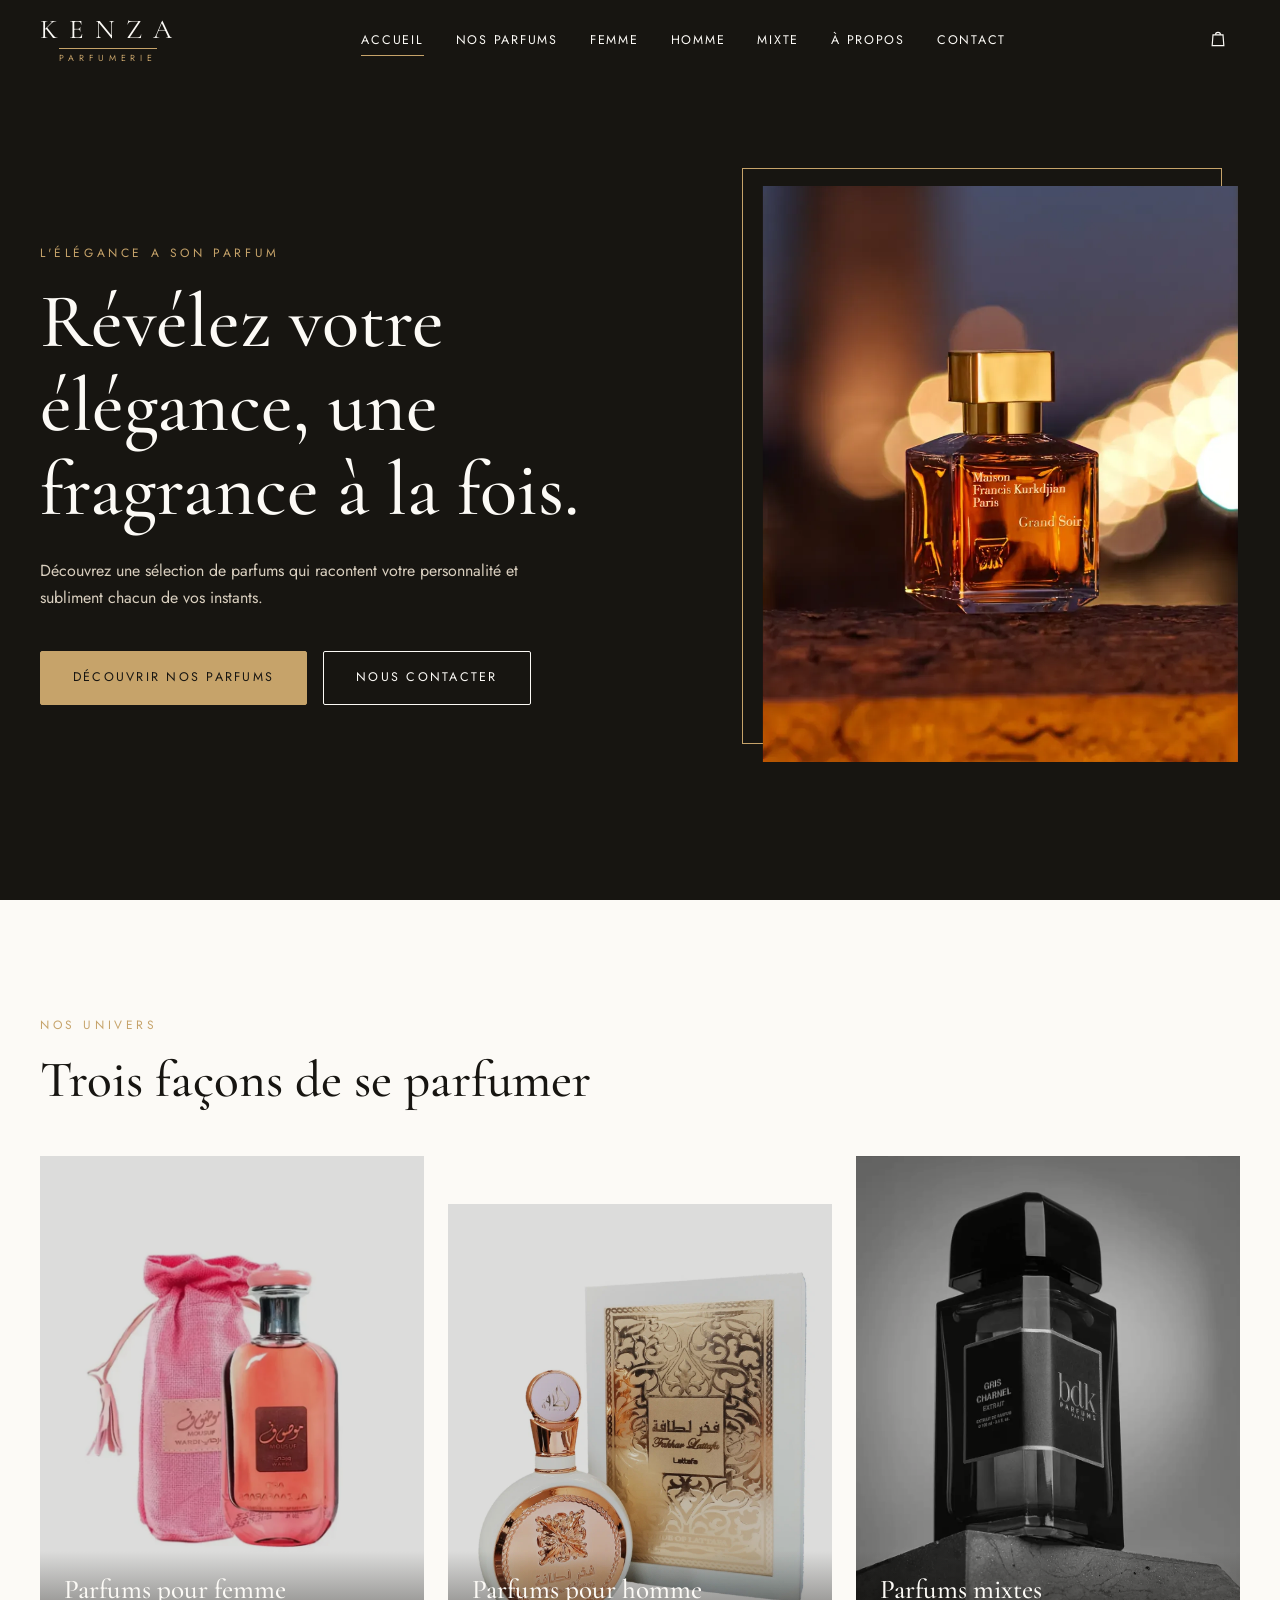
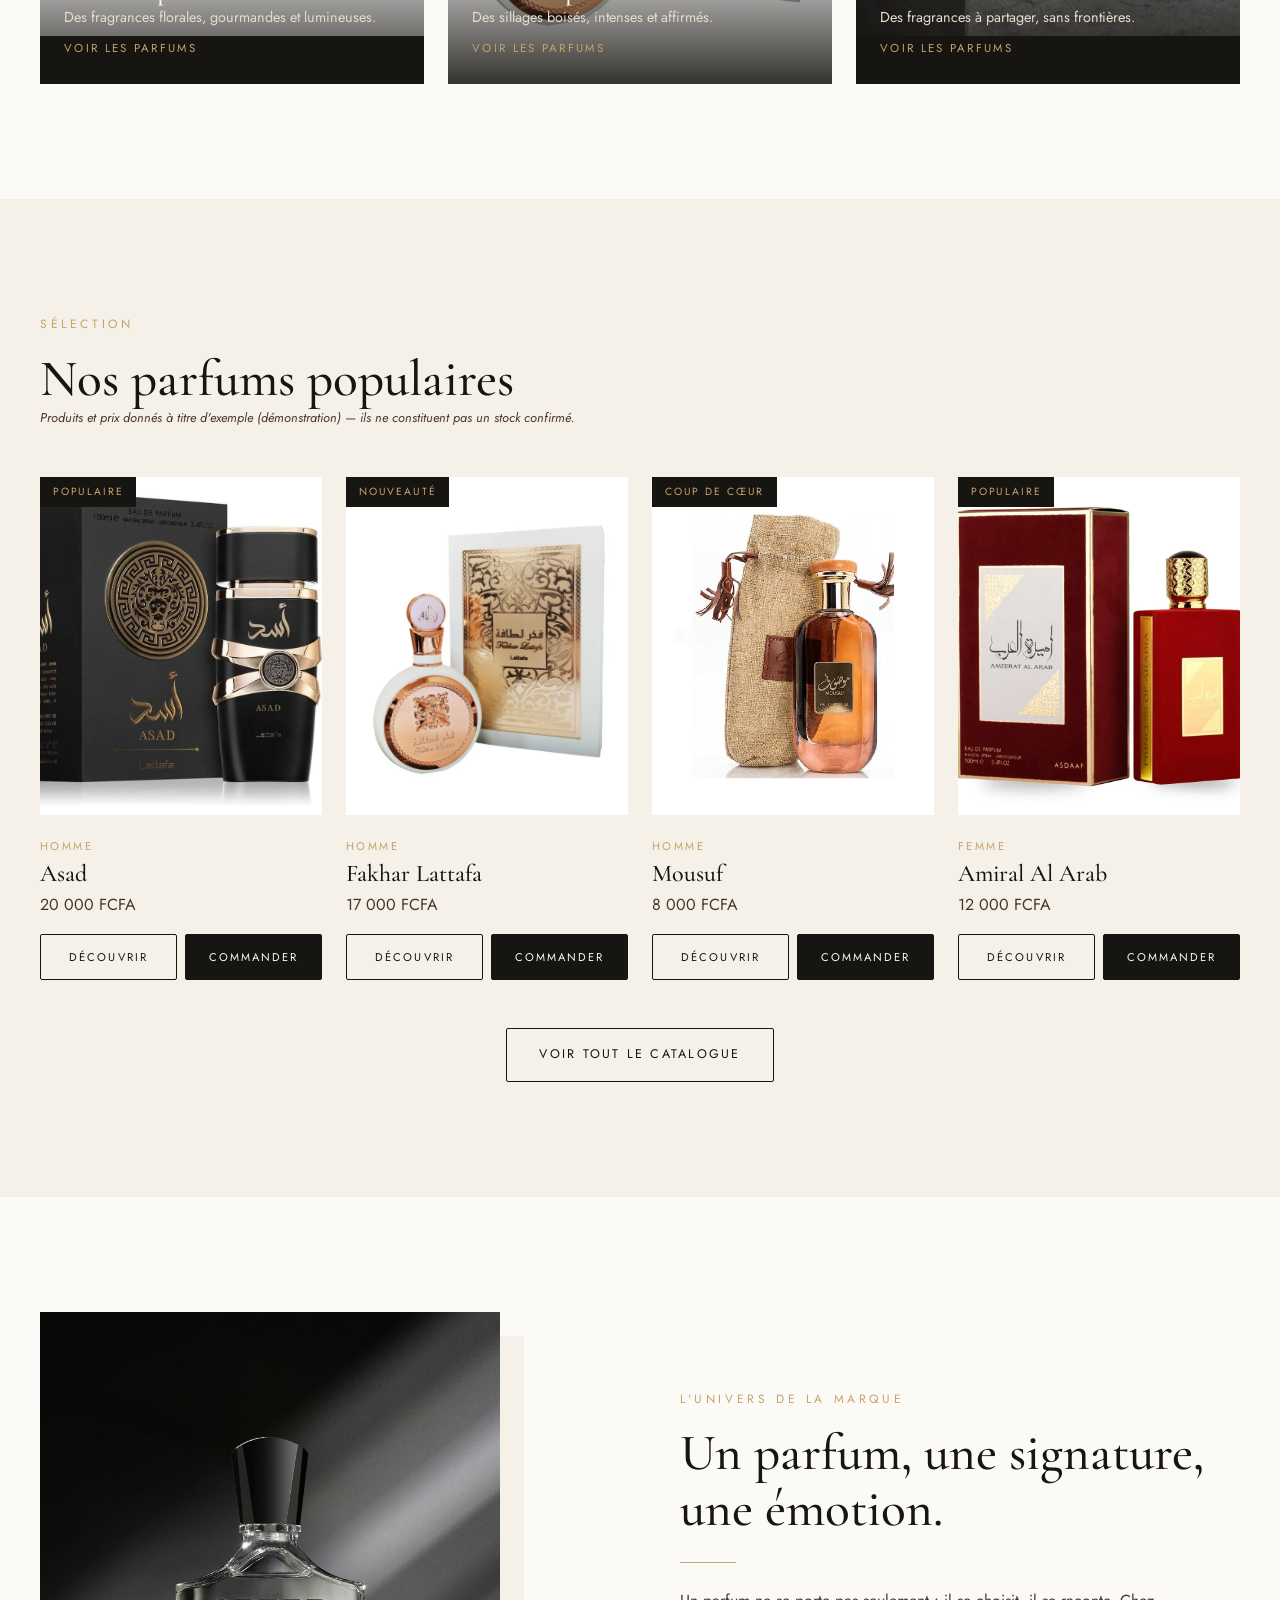
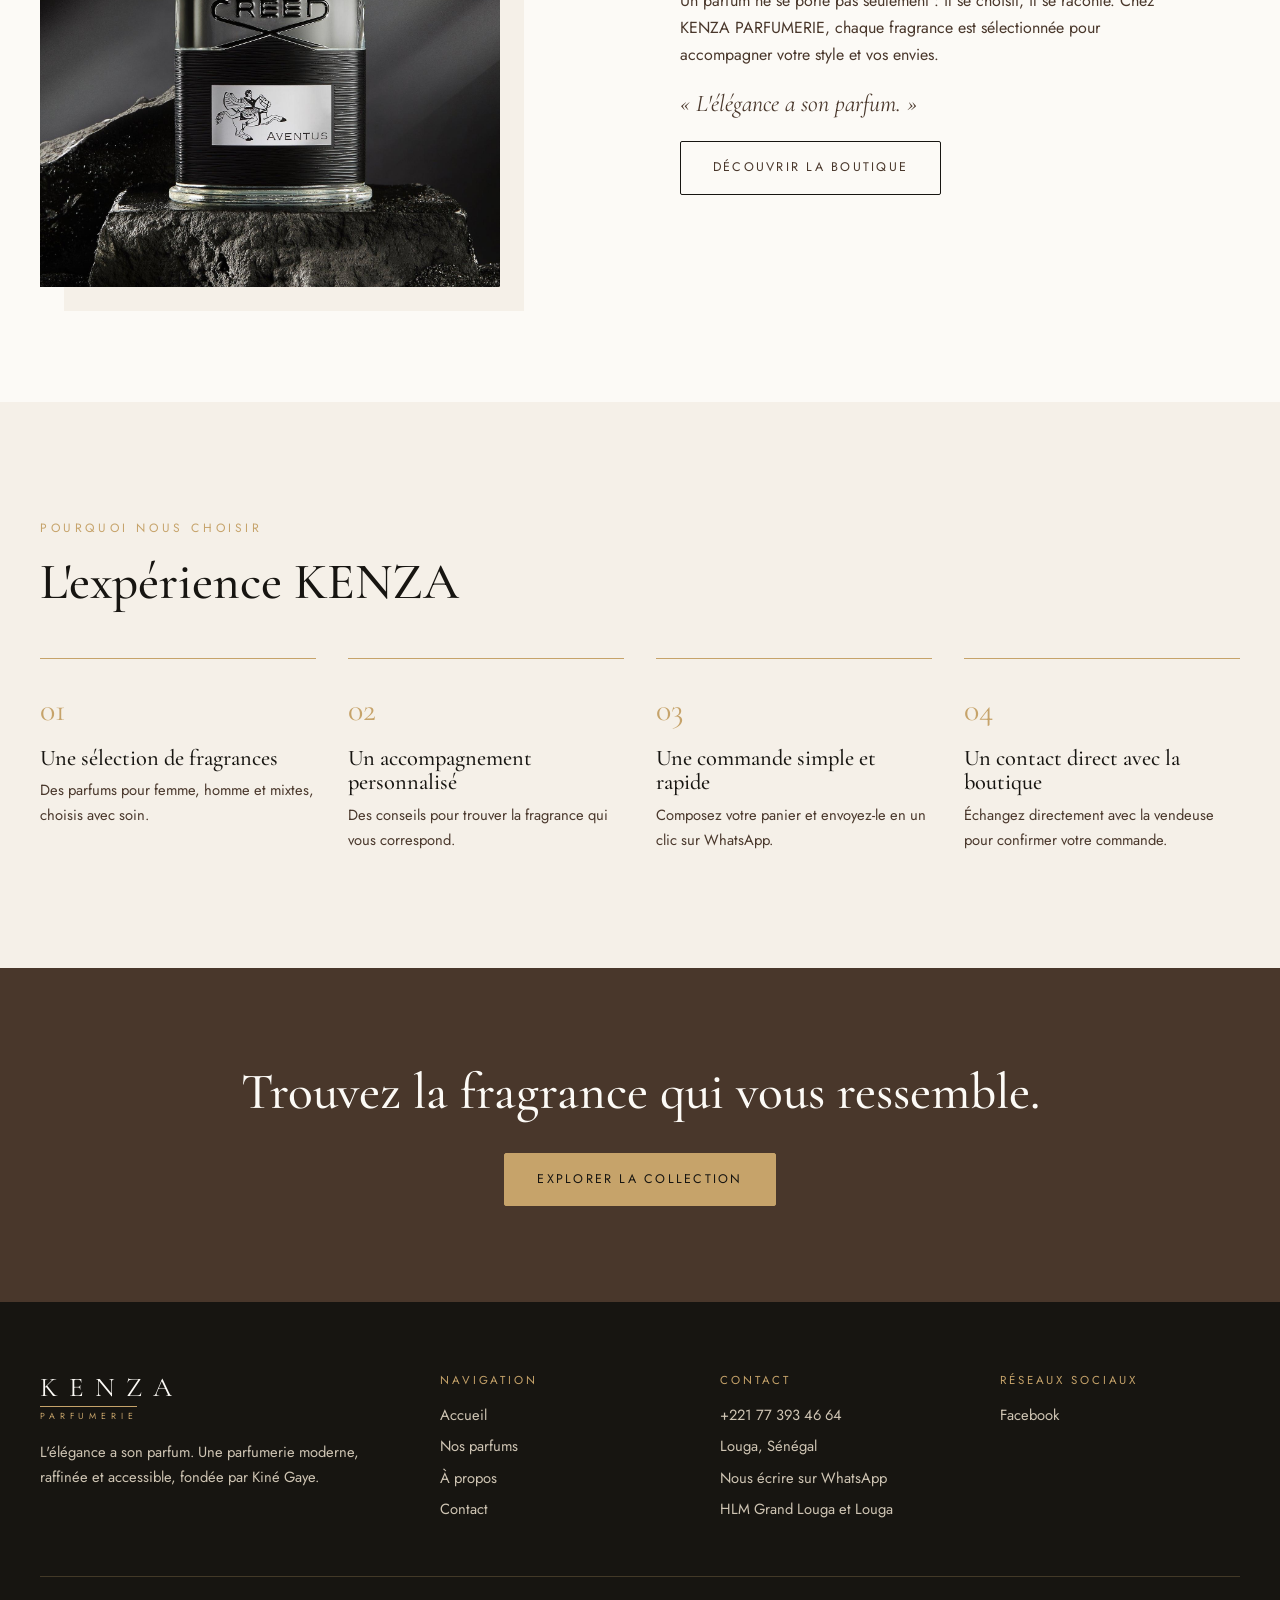
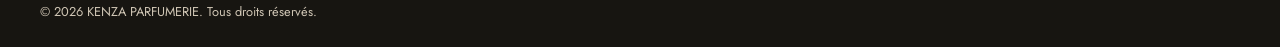
<file: index.html>
﻿<!DOCTYPE html>
<html lang="fr">
<head>
<meta charset="utf-8">
<meta name="viewport" content="width=device-width, initial-scale=1">
<title>KENZA PARFUMERIE | L'élégance a son parfum</title>
<meta name="description" content="KENZA PARFUMERIE, parfumerie moderne et raffinée : parfums pour femme, homme et mixtes. Commandez simplement via WhatsApp.">
<meta property="og:type" content="website">
<meta property="og:locale" content="fr_FR">
<meta property="og:site_name" content="KENZA PARFUMERIE">
<meta property="og:title" content="KENZA PARFUMERIE | L'élégance a son parfum">
<meta property="og:description" content="KENZA PARFUMERIE, parfumerie moderne et raffinée : parfums pour femme, homme et mixtes. Commandez simplement via WhatsApp.">
<meta property="og:image" content="assets/images/hero.svg">
<meta name="theme-color" content="#171511">
<link rel="icon" href="favicon.svg" type="image/svg+xml">
<link rel="preconnect" href="https://fonts.googleapis.com">
<link rel="preconnect" href="https://fonts.gstatic.com" crossorigin>
<link href="https://fonts.googleapis.com/css2?family=Cormorant+Garamond:ital,wght@0,400;0,500;1,400&family=Jost:wght@300;400;500&display=swap" rel="stylesheet">
<link rel="stylesheet" href="css/style.css">
<link rel="stylesheet" href="css/animations.css">
<link rel="stylesheet" href="css/responsive.css">
</head>
<body data-page="accueil" class="dark-top">
<a class="skip" href="#contenu">Aller au contenu</a>
<div id="site-header"></div>
<main id="contenu">
<section class="hero">
  <div class="container hero__grid">
    <div class="hero__txt">
      <span class="eyebrow">L'élégance a son parfum</span>
      <h1 class="h1">Révélez votre élégance, une fragrance à la fois.</h1>
      <p>Découvrez une sélection de parfums qui racontent votre personnalité et subliment chacun de vos instants.</p>
      <div class="hero__btns"><a class="btn btn--gold" href="produits.html">Découvrir nos parfums</a><a class="btn btn--light" href="contact.html">Nous contacter</a></div>
    </div>
    <div class="hero__img"><img src="assets/images/maison francis.webp" alt="Flacon de parfum doré sur fond noir" width="500" height="600"></div>
  </div>
</section>
<section class="section"><div class="container">
  <div class="section__head reveal"><span class="eyebrow">Nos univers</span><h2 class="h2">Trois façons de se parfumer</h2></div>
  <div class="cats">
    <a class="cat reveal" href="produits.html?categorie=femme"><img src="assets/images/Femme/mousuf rose.webp" alt="Parfums pour femme" width="500" height="600" loading="lazy"><div class="cat__body"><h3>Parfums pour femme</h3><p>Des fragrances florales, gourmandes et lumineuses.</p><span>Voir les parfums</span></div></a>
    <a class="cat reveal" href="produits.html?categorie=homme"><img src="assets/images/Homme/fakhar latttafa.webp" alt="Parfums pour homme" width="500" height="600" loading="lazy"><div class="cat__body"><h3>Parfums pour homme</h3><p>Des sillages boisés, intenses et affirmés.</p><span>Voir les parfums</span></div></a>
    <a class="cat reveal" href="produits.html?categorie=mixte"><img src="assets/images/Mixte/bdk.png" alt="Parfums mixtes" width="500" height="600" loading="lazy"><div class="cat__body"><h3>Parfums mixtes</h3><p>Des fragrances à partager, sans frontières.</p><span>Voir les parfums</span></div></a>
  </div>
</div></section>
<section class="section section--creme"><div class="container">
  <div class="section__head reveal"><span class="eyebrow">Sélection</span><h2 class="h2">Nos parfums populaires</h2><p class="note" data-demo>Produits et prix donnés à titre d'exemple (démonstration) — ils ne constituent pas un stock confirmé.</p></div>
  <div class="grid" id="featured"></div>
  <p style="margin-top:3rem;text-align:center"><a class="btn btn--line" href="produits.html">Voir tout le catalogue</a></p>
</div></section>
<section class="section"><div class="container edito">
  <div class="edito__img reveal"><img src="assets/images/Homme/Aventus.jpg" alt="Flacon de parfum sur fond brun" width="500" height="600" loading="lazy"></div>
  <div class="edito__txt reveal"><span class="eyebrow">L'univers de la marque</span><h2 class="h2">Un parfum, une signature, une émotion.</h2><div class="rule"></div>
  <p>Un parfum ne se porte pas seulement : il se choisit, il se raconte. Chez KENZA PARFUMERIE, chaque fragrance est sélectionnée pour accompagner votre style et vos envies.</p>
  <p class="quote">« L'élégance a son parfum. »</p><p><a class="btn btn--line" href="a-propos.html">Découvrir la boutique</a></p></div>
</div></section>
<section class="section section--creme"><div class="container">
  <div class="section__head reveal"><span class="eyebrow">Pourquoi nous choisir</span><h2 class="h2">L'expérience KENZA</h2></div>
  <div class="perks">
    <div class="perk reveal"><b>01</b><h3>Une sélection de fragrances</h3><p>Des parfums pour femme, homme et mixtes, choisis avec soin.</p></div>
    <div class="perk reveal"><b>02</b><h3>Un accompagnement personnalisé</h3><p>Des conseils pour trouver la fragrance qui vous correspond.</p></div>
    <div class="perk reveal"><b>03</b><h3>Une commande simple et rapide</h3><p>Composez votre panier et envoyez-le en un clic sur WhatsApp.</p></div>
    <div class="perk reveal"><b>04</b><h3>Un contact direct avec la boutique</h3><p>Échangez directement avec la vendeuse pour confirmer votre commande.</p></div>
  </div>
</div></section>
<section class="cta"><div class="container reveal"><h2 class="h2">Trouvez la fragrance qui vous ressemble.</h2><a class="btn btn--gold" href="produits.html">Explorer la collection</a></div></section>
</main>
<div id="site-footer"></div>
<script src="js/config.js"></script>
<script src="js/products.js"></script>
<script src="js/cart.js"></script>
<script src="js/main.js"></script>

</body>
</html>
</file>
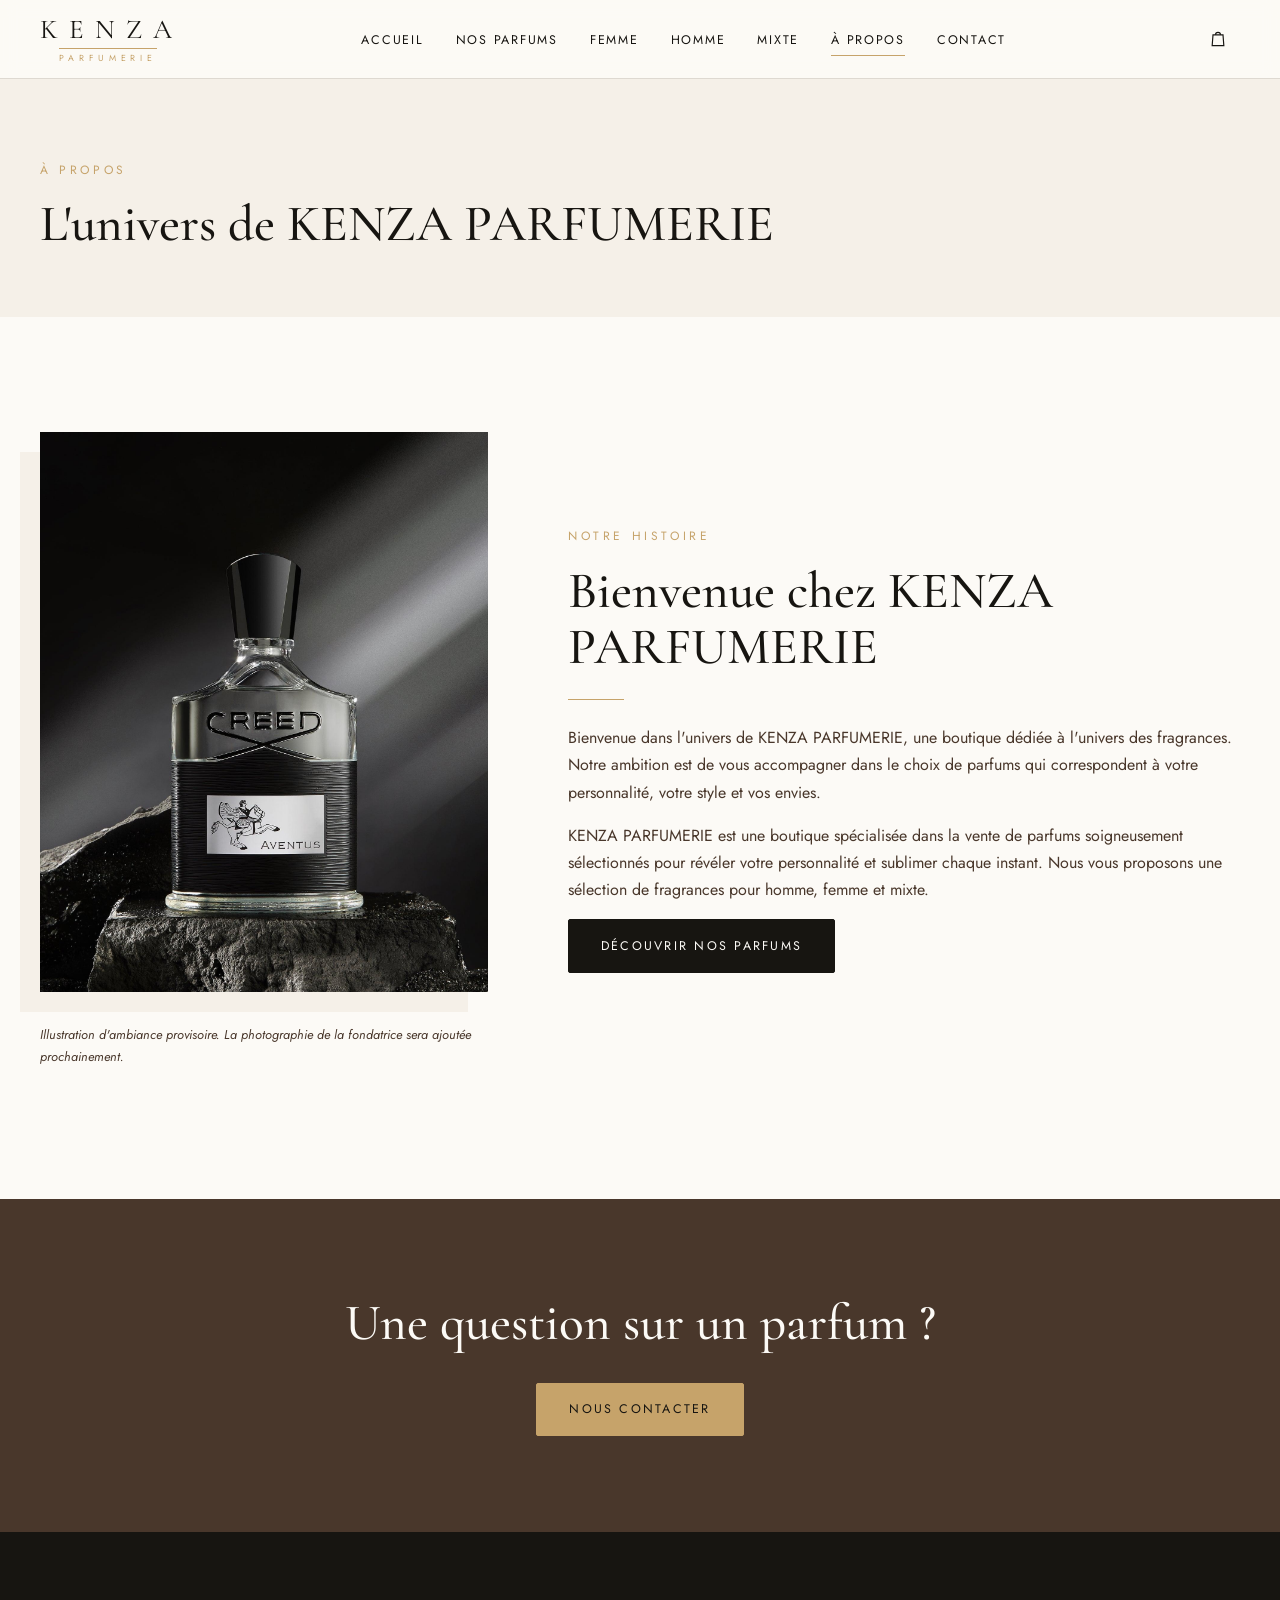
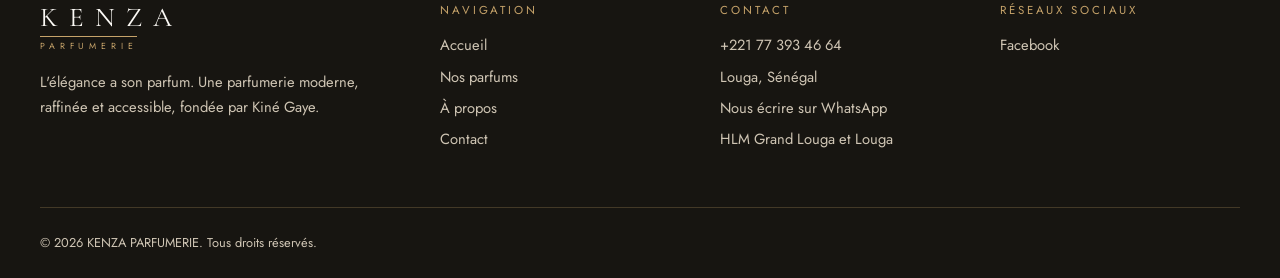
<file: a-propos.html>
﻿<!DOCTYPE html>
<html lang="fr">
<head>
<meta charset="utf-8">
<meta name="viewport" content="width=device-width, initial-scale=1">
<title>À propos | KENZA PARFUMERIE</title>
<meta name="description" content="Découvrez KENZA PARFUMERIE et sa fondatrice Kiné Gaye : une boutique dédiée à l'univers des fragrances.">
<meta property="og:type" content="website">
<meta property="og:locale" content="fr_FR">
<meta property="og:site_name" content="KENZA PARFUMERIE">
<meta property="og:title" content="À propos | KENZA PARFUMERIE">
<meta property="og:description" content="Découvrez KENZA PARFUMERIE et sa fondatrice Kiné Gaye : une boutique dédiée à l'univers des fragrances.">
<meta property="og:image" content="assets/images/hero.svg">
<meta name="theme-color" content="#171511">
<link rel="icon" href="favicon.svg" type="image/svg+xml">
<link rel="preconnect" href="https://fonts.googleapis.com">
<link rel="preconnect" href="https://fonts.gstatic.com" crossorigin>
<link href="https://fonts.googleapis.com/css2?family=Cormorant+Garamond:ital,wght@0,400;0,500;1,400&family=Jost:wght@300;400;500&display=swap" rel="stylesheet">
<link rel="stylesheet" href="css/style.css">
<link rel="stylesheet" href="css/animations.css">
<link rel="stylesheet" href="css/responsive.css">
</head>
<body data-page="apropos" class="solid-header">
<a class="skip" href="#contenu">Aller au contenu</a>
<div id="site-header"></div>
<main id="contenu">
<section class="page-hero"><div class="container"><span class="eyebrow">À propos</span><h1 class="h2">L'univers de KENZA PARFUMERIE</h1></div></section>
<section class="section"><div class="container about">
  <div class="reveal"><img data-config-img src="assets/images/Homme/Aventus.jpg" alt="Illustration d'ambiance parfumerie (photographie de la fondatrice à venir)" width="500" height="600"><p class="note" style="margin-top:2rem">Illustration d'ambiance provisoire. La photographie de la fondatrice sera ajoutée prochainement.</p></div>
  <div class="reveal"><span class="eyebrow">Notre histoire</span><h2 class="h2">Bienvenue chez KENZA PARFUMERIE</h2><div class="rule"></div>
  <p>Bienvenue dans l'univers de KENZA PARFUMERIE, une boutique dédiée à l'univers des fragrances. Notre ambition est de vous accompagner dans le choix de parfums qui correspondent à votre personnalité, votre style et vos envies.</p>
  <p>KENZA PARFUMERIE est une boutique spécialisée dans la vente de parfums soigneusement sélectionnés pour révéler votre
  personnalité et sublimer chaque instant. Nous vous proposons une sélection de fragrances pour homme, femme et mixte.</p>
  <p><a class="btn btn--dark" href="produits.html">Découvrir nos parfums</a></p></div>
</div></section>
<section class="cta"><div class="container reveal"><h2 class="h2">Une question sur un parfum ?</h2><a class="btn btn--gold" href="contact.html">Nous contacter</a></div></section>
</main>
<div id="site-footer"></div>
<script src="js/config.js"></script>
<script src="js/products.js"></script>
<script src="js/cart.js"></script>
<script src="js/main.js"></script>

</body>
</html>
</file>
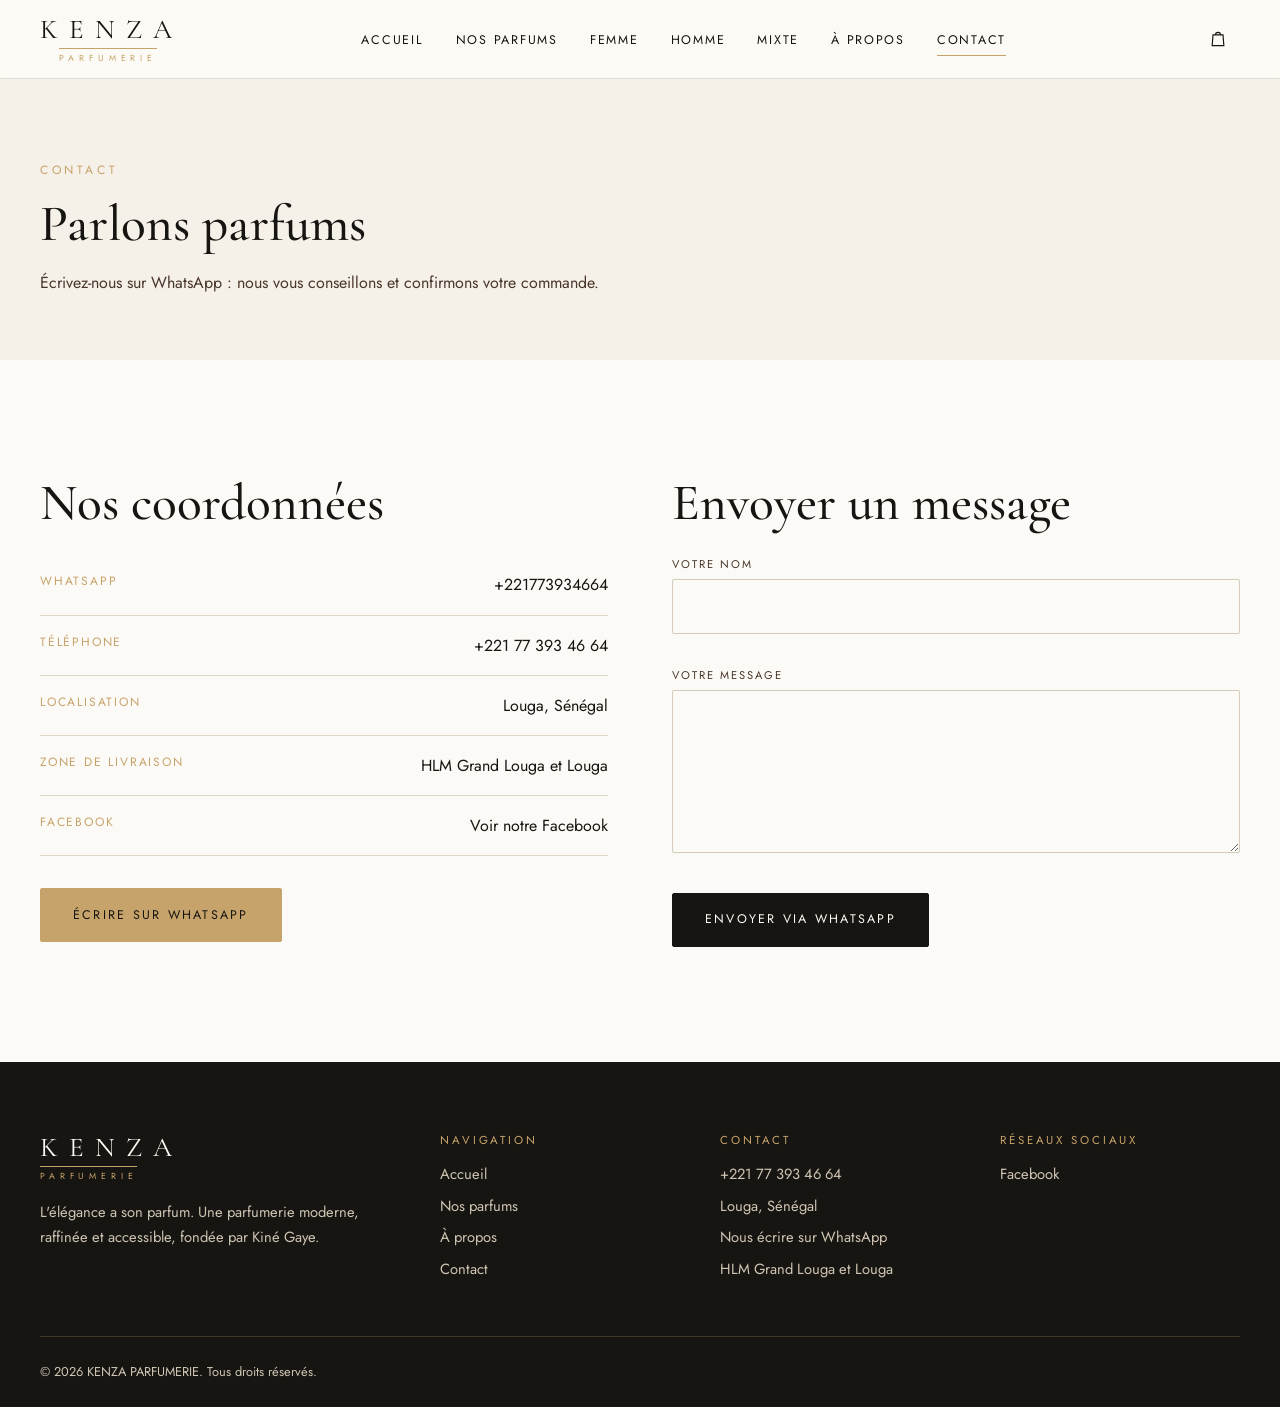
<file: contact.html>
﻿<!DOCTYPE html>
<html lang="fr">
<head>
<meta charset="utf-8">
<meta name="viewport" content="width=device-width, initial-scale=1">
<title>Contact | KENZA PARFUMERIE</title>
<meta name="description" content="Contactez KENZA PARFUMERIE par WhatsApp, téléphone, Instagram ou Facebook.">
<meta property="og:type" content="website">
<meta property="og:locale" content="fr_FR">
<meta property="og:site_name" content="KENZA PARFUMERIE">
<meta property="og:title" content="Contact | KENZA PARFUMERIE">
<meta property="og:description" content="Contactez KENZA PARFUMERIE par WhatsApp, téléphone, Instagram ou Facebook.">
<meta property="og:image" content="assets/images/hero.svg">
<meta name="theme-color" content="#171511">
<link rel="icon" href="favicon.svg" type="image/svg+xml">
<link rel="preconnect" href="https://fonts.googleapis.com">
<link rel="preconnect" href="https://fonts.gstatic.com" crossorigin>
<link href="https://fonts.googleapis.com/css2?family=Cormorant+Garamond:ital,wght@0,400;0,500;1,400&family=Jost:wght@300;400;500&display=swap" rel="stylesheet">
<link rel="stylesheet" href="css/style.css">
<link rel="stylesheet" href="css/animations.css">
<link rel="stylesheet" href="css/responsive.css">
</head>
<body data-page="contact" class="solid-header">
<a class="skip" href="#contenu">Aller au contenu</a>
<div id="site-header"></div>
<main id="contenu">
<section class="page-hero"><div class="container"><span class="eyebrow">Contact</span><h1 class="h2">Parlons parfums</h1><p>Écrivez-nous sur WhatsApp : nous vous conseillons et confirmons votre commande.</p></div></section>
<section class="section"><div class="container contact">
  <div class="reveal"><h2 class="h2">Nos coordonnées</h2><ul class="info" id="info" style="margin:1.5rem 0 2rem"></ul>
  <a class="btn btn--gold" href="#" data-wa>Écrire sur WhatsApp</a></div>
  <form class="form reveal" id="form" novalidate><h2 class="h2" style="margin-bottom:1.5rem">Envoyer un message</h2>
    <div class="field"><label for="nom">Votre nom</label><input id="nom" required><div class="err" id="e1"></div></div>
    <div class="field"><label for="msg">Votre message</label><textarea id="msg" rows="5" required></textarea><div class="err" id="e2"></div></div>
    <button class="btn btn--dark" type="submit">Envoyer via WhatsApp</button></form>
</div></section>
</main>
<div id="site-footer"></div>
<script src="js/config.js"></script>
<script src="js/products.js"></script>
<script src="js/cart.js"></script>
<script src="js/main.js"></script>
<script src="js/contact-page.js"></script>
</body>
</html>
</file>
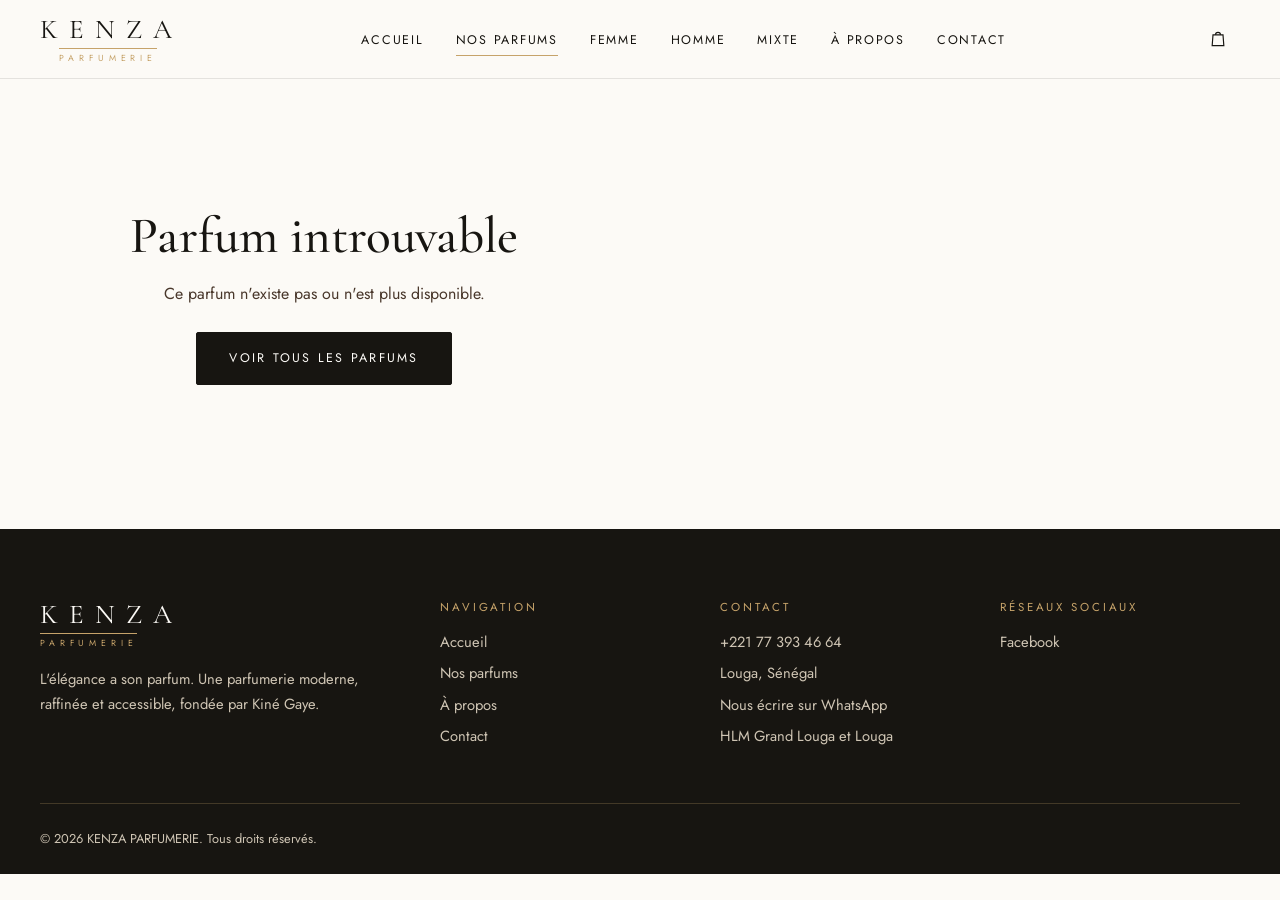
<file: produit.html>
﻿<!DOCTYPE html>
<html lang="fr">
<head>
<meta charset="utf-8">
<meta name="viewport" content="width=device-width, initial-scale=1">
<title>Détail du parfum | KENZA PARFUMERIE</title>
<meta name="description" content="Consultez la fiche d'un parfum KENZA PARFUMERIE : description, prix, disponibilité et commande via WhatsApp.">
<meta property="og:type" content="website">
<meta property="og:locale" content="fr_FR">
<meta property="og:site_name" content="KENZA PARFUMERIE">
<meta property="og:title" content="Détail du parfum | KENZA PARFUMERIE">
<meta property="og:description" content="Consultez la fiche d'un parfum KENZA PARFUMERIE : description, prix, disponibilité et commande via WhatsApp.">
<meta property="og:image" content="assets/images/hero.svg">
<meta name="theme-color" content="#171511">
<link rel="icon" href="favicon.svg" type="image/svg+xml">
<link rel="preconnect" href="https://fonts.googleapis.com">
<link rel="preconnect" href="https://fonts.gstatic.com" crossorigin>
<link href="https://fonts.googleapis.com/css2?family=Cormorant+Garamond:ital,wght@0,400;0,500;1,400&family=Jost:wght@300;400;500&display=swap" rel="stylesheet">
<link rel="stylesheet" href="css/style.css">
<link rel="stylesheet" href="css/animations.css">
<link rel="stylesheet" href="css/responsive.css">
</head>
<body data-page="parfums" class="solid-header">
<a class="skip" href="#contenu">Aller au contenu</a>
<div id="site-header"></div>
<main id="contenu">
<div class="container detail" id="detail"><p>Chargement…</p></div>
</main>
<div id="site-footer"></div>
<script src="js/config.js"></script>
<script src="js/products.js"></script>
<script src="js/cart.js"></script>
<script src="js/main.js"></script>
<script src="js/product-page.js"></script>
</body>
</html>
</file>
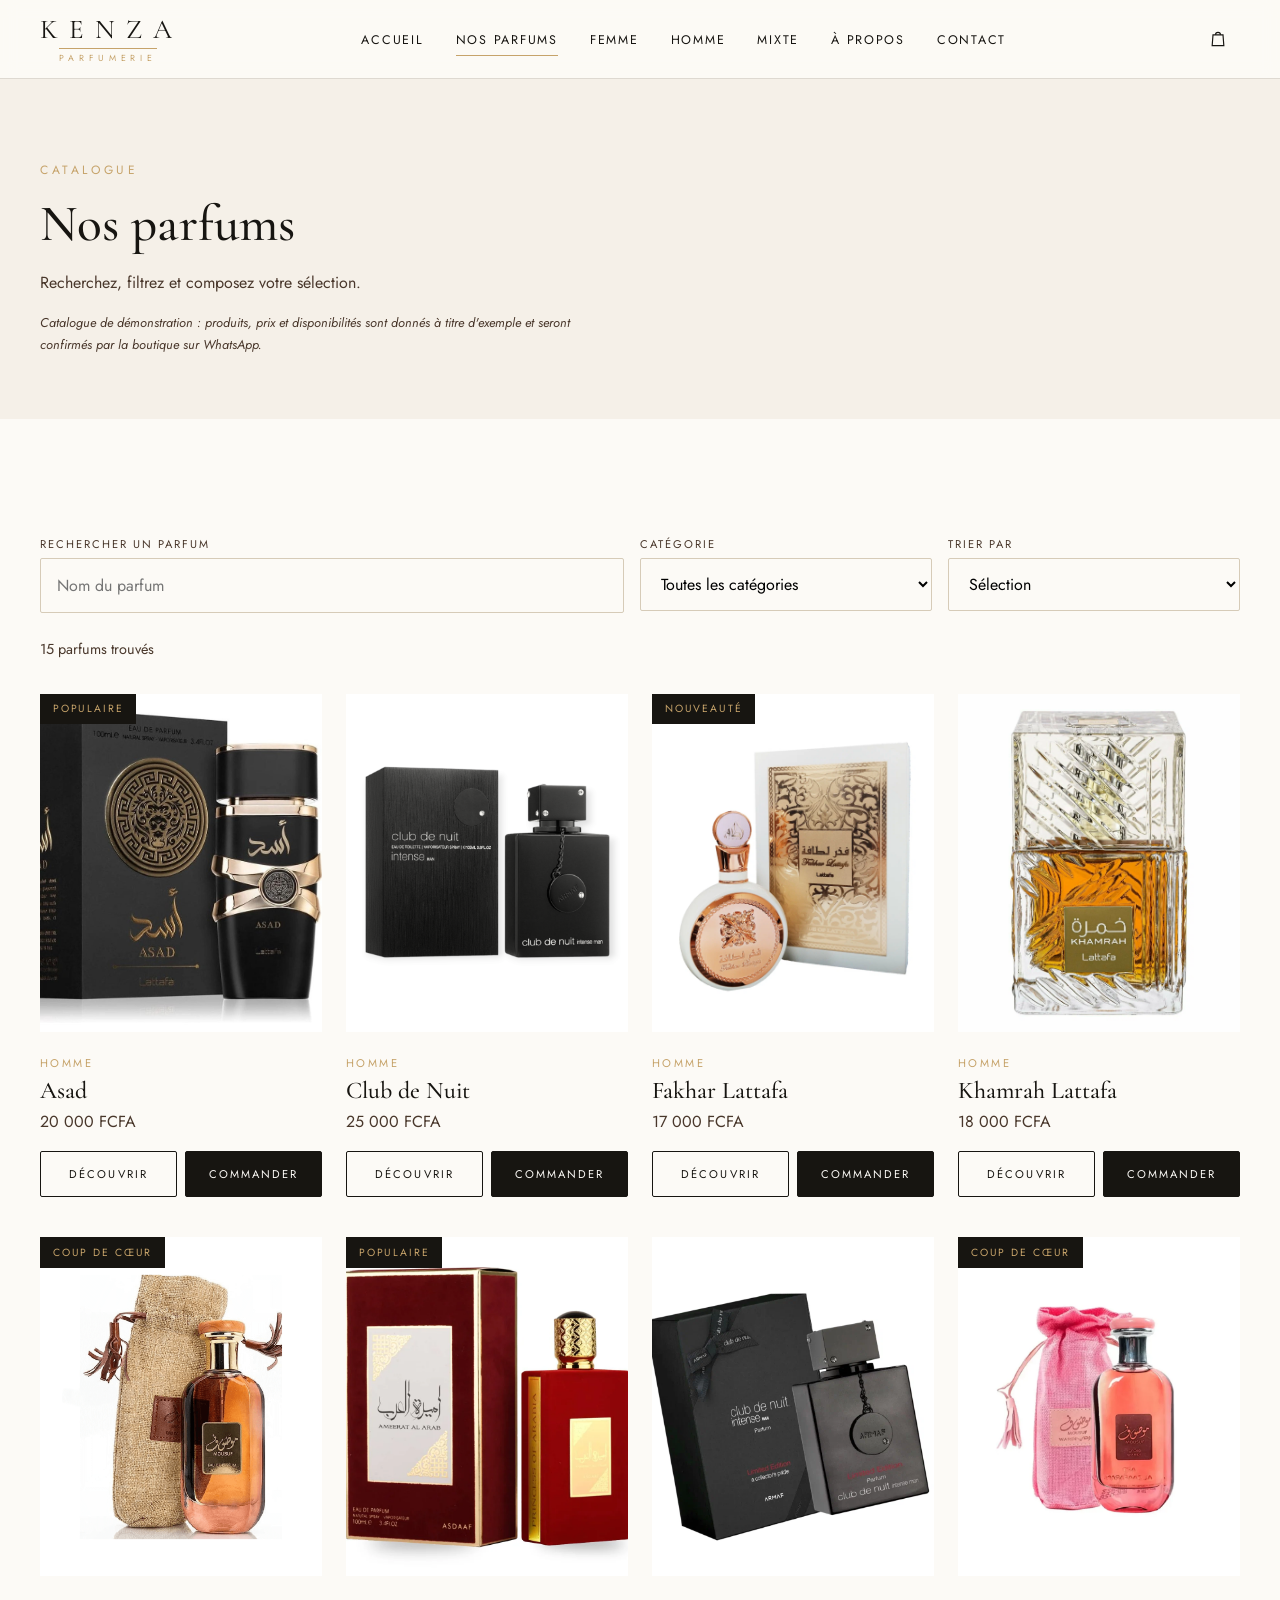
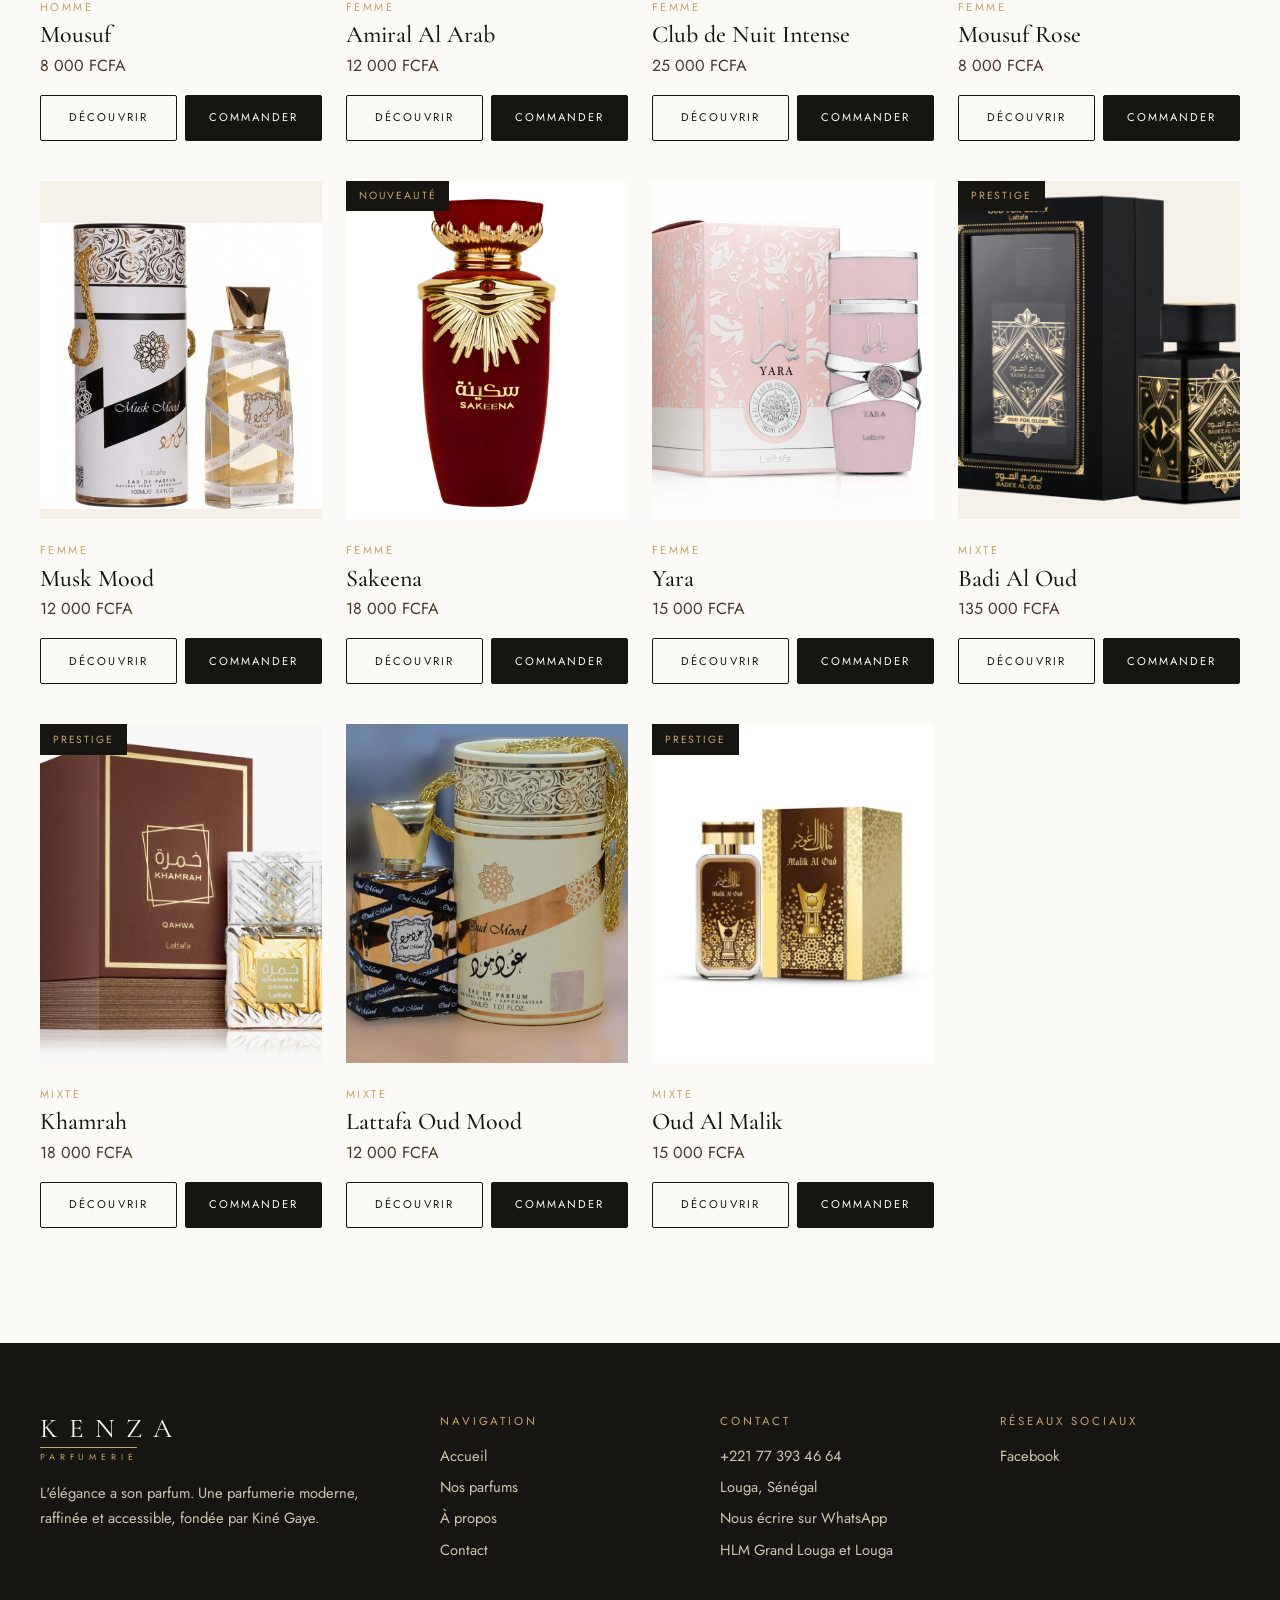
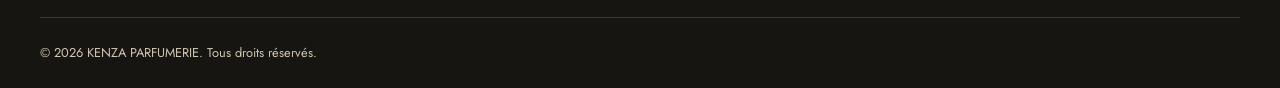
<file: produits.html>
﻿<!DOCTYPE html>
<html lang="fr">
<head>
<meta charset="utf-8">
<meta name="viewport" content="width=device-width, initial-scale=1">
<title>Nos parfums | KENZA PARFUMERIE</title>
<meta name="description" content="Découvrez le catalogue KENZA PARFUMERIE : parfums pour femme, homme et mixtes. Recherche, filtres et commande via WhatsApp.">
<meta property="og:type" content="website">
<meta property="og:locale" content="fr_FR">
<meta property="og:site_name" content="KENZA PARFUMERIE">
<meta property="og:title" content="Nos parfums | KENZA PARFUMERIE">
<meta property="og:description" content="Découvrez le catalogue KENZA PARFUMERIE : parfums pour femme, homme et mixtes. Recherche, filtres et commande via WhatsApp.">
<meta property="og:image" content="assets/images/hero.svg">
<meta name="theme-color" content="#171511">
<link rel="icon" href="favicon.svg" type="image/svg+xml">
<link rel="preconnect" href="https://fonts.googleapis.com">
<link rel="preconnect" href="https://fonts.gstatic.com" crossorigin>
<link href="https://fonts.googleapis.com/css2?family=Cormorant+Garamond:ital,wght@0,400;0,500;1,400&family=Jost:wght@300;400;500&display=swap" rel="stylesheet">
<link rel="stylesheet" href="css/style.css">
<link rel="stylesheet" href="css/animations.css">
<link rel="stylesheet" href="css/responsive.css">
</head>
<body data-page="parfums" class="solid-header">
<a class="skip" href="#contenu">Aller au contenu</a>
<div id="site-header"></div>
<main id="contenu">
<section class="page-hero"><div class="container"><span class="eyebrow">Catalogue</span><h1 class="h2">Nos parfums</h1><p>Recherchez, filtrez et composez votre sélection. </p><p class="note" data-demo>Catalogue de démonstration : produits, prix et disponibilités sont donnés à titre d'exemple et seront confirmés par la boutique sur WhatsApp.</p></div></section>
<section class="section"><div class="container">
  <form class="tools" role="search" onsubmit="return false">
    <div class="field"><label for="search">Rechercher un parfum</label><input id="search" type="search" placeholder="Nom du parfum"></div>
    <div class="field"><label for="cat">Catégorie</label><select id="cat"><option value="tous">Toutes les catégories</option><option value="femme">Femme</option><option value="homme">Homme</option><option value="mixte">Mixte</option></select></div>
    <div class="field"><label for="sort">Trier par</label><select id="sort"><option value="defaut">Sélection</option><option value="asc">Prix croissant</option><option value="desc">Prix décroissant</option></select></div>
  </form>
  <p class="count" id="count" aria-live="polite"></p>
  <div class="grid" id="grid"></div>
  <div class="empty" id="empty" hidden><h2 class="h2">Aucun parfum trouvé</h2><p>Aucun résultat ne correspond à votre recherche.</p><button class="btn btn--dark" id="reset" type="button">Réinitialiser les filtres</button></div>
</div></section>
</main>
<div id="site-footer"></div>
<script src="js/config.js"></script>
<script src="js/products.js"></script>
<script src="js/cart.js"></script>
<script src="js/main.js"></script>
<script src="js/products-page.js"></script>
</body>
</html>
</file>
<file: css/style.css>
﻿:root{--noir:#171511;--or:#C6A36A;--creme:#F5F0E8;--blanc:#FCFAF6;--brun:#49372B;--serif:"Cormorant Garamond",Georgia,serif;--sans:"Jost",system-ui,sans-serif;--ease:cubic-bezier(.4,0,.2,1)}
*,*::before,*::after{box-sizing:border-box;margin:0;padding:0}
html{scroll-behavior:smooth}
body{font-family:var(--sans);background:var(--blanc);color:var(--noir);line-height:1.7;font-size:1rem;overflow-x:hidden;-webkit-font-smoothing:antialiased}
body.lock{overflow:hidden}
img{max-width:100%;height:auto;display:block}
a{color:inherit;text-decoration:none}
ul{list-style:none}
button{font:inherit;cursor:pointer;color:inherit;background:none;border:0}
:focus-visible{outline:2px solid var(--or);outline-offset:3px}
.container{width:min(1200px,100% - 3rem);margin-inline:auto}
.skip{position:absolute;left:-999px;top:0;background:var(--noir);color:#fff;padding:.5rem 1rem;z-index:200}.skip:focus{left:0}
h1,h2,h3{font-family:var(--serif);font-weight:500;line-height:1.1}
.h1{font-size:clamp(2.6rem,6vw,5rem)}.h2{font-size:clamp(2rem,4vw,3.2rem)}
.eyebrow{display:block;font-size:.75rem;letter-spacing:.3em;text-transform:uppercase;color:var(--or);margin-bottom:1rem}
.rule{width:56px;height:1px;background:var(--or);margin:1.5rem 0}
.section{padding:clamp(4rem,9vw,8rem) 0}.section--creme{background:var(--creme)}
.section__head{max-width:560px;margin-bottom:3rem}.section__head p{color:var(--brun)}
/* Boutons */
.btn{display:inline-flex;align-items:center;justify-content:center;gap:.6rem;padding:.95rem 2rem;font-size:.78rem;letter-spacing:.18em;text-transform:uppercase;border:1px solid var(--noir);border-radius:2px;transition:all .35s var(--ease);min-height:46px}
.btn svg,.icon-btn svg{width:20px;height:20px;fill:none;stroke:currentColor;stroke-width:1.4}
.btn--dark{background:var(--noir);color:var(--blanc)}.btn--dark:hover{background:var(--brun);border-color:var(--brun)}
.btn--gold{background:var(--or);border-color:var(--or);color:var(--noir)}.btn--gold:hover{background:var(--noir);color:var(--or);border-color:var(--noir)}
.btn--line{background:transparent}.btn--line:hover{background:var(--noir);color:var(--blanc)}
.btn--light{border-color:var(--blanc);color:var(--blanc)}.btn--light:hover{background:var(--blanc);color:var(--noir)}
.btn--sm{padding:.7rem 1rem;font-size:.7rem;flex:1}
.btn:disabled{opacity:.4;cursor:not-allowed}
.link-btn{font-size:.8rem;text-decoration:underline;text-underline-offset:3px;color:var(--brun)}
/* En-tête */
.site-header{position:fixed;inset:0 0 auto;z-index:100;transition:background .4s var(--ease),box-shadow .4s}
.site-header.scrolled,body.solid-header .site-header{background:rgba(252,250,246,.96);backdrop-filter:blur(8px);box-shadow:0 1px 0 rgba(23,21,17,.1)}
.header__in{display:flex;align-items:center;justify-content:space-between;height:78px;gap:1rem}
.logo{display:flex;flex-direction:column;align-items:center;line-height:1}
.logo__name{font-family:var(--serif);font-size:1.7rem;letter-spacing:.4em;margin-right:-.4em}
.logo__sub{font-size:.55rem;letter-spacing:.55em;margin-right:-.55em;color:var(--or);margin-top:.3rem;padding-top:.3rem;border-top:1px solid var(--or)}
.logo--light .logo__name{color:var(--blanc)}
.nav ul{display:flex;gap:2rem}
.nav a{font-size:.78rem;letter-spacing:.14em;text-transform:uppercase;position:relative;padding:.4rem 0}
.nav a::after{content:"";position:absolute;left:0;bottom:0;height:1px;width:0;background:var(--or);transition:width .35s var(--ease)}
.nav a:hover::after,.nav a[aria-current]::after{width:100%}
.header__actions{display:flex;align-items:center;gap:.5rem}
.icon-btn{position:relative;width:44px;height:44px;display:grid;place-items:center}
.cart-count{position:absolute;top:2px;right:0;min-width:18px;height:18px;border-radius:9px;background:var(--or);color:var(--noir);font-size:.65rem;display:grid;place-items:center;line-height:1}
.cart-count[hidden]{display:none}
.burger{display:none;width:44px;height:44px;position:relative}
.burger span{position:absolute;left:11px;right:11px;height:1.5px;background:var(--noir);transition:.3s var(--ease)}
.burger span:first-child{top:18px}.burger span:last-child{top:26px}
.burger.open span:first-child{top:22px;transform:rotate(45deg)}.burger.open span:last-child{top:22px;transform:rotate(-45deg)}
/* Hero */
.hero{position:relative;background:var(--noir);color:var(--blanc);min-height:100vh;display:flex;align-items:center;padding:7rem 0 4rem;overflow:hidden}
.hero .site-header{color:var(--blanc)}
.hero__grid{display:grid;grid-template-columns:1.1fr .9fr;gap:4rem;align-items:center}
.hero__txt p{max-width:30rem;color:#d9cfbf;margin:1.5rem 0 2.5rem}
.hero__btns{display:flex;gap:1rem;flex-wrap:wrap}
.hero__img{position:relative;aspect-ratio:5/6;max-height:80vh;justify-self:end;width:100%;max-width:480px}
.hero__img::before{content:"";position:absolute;inset:-18px 18px 18px -18px;border:1px solid var(--or)}
.hero__img img{position:relative;width:100%;height:100%;object-fit:cover}
.page-hero{padding:10rem 0 4rem;background:var(--creme)}.page-hero p{max-width:36rem;color:var(--brun);margin-top:1rem}
/* Catégories */
.cats{display:grid;grid-template-columns:repeat(3,1fr);gap:1.5rem}
.cat{position:relative;display:block;overflow:hidden;background:var(--noir);color:var(--blanc)}
.cat:nth-child(2){margin-top:3rem}
.cat img{aspect-ratio:4/5;object-fit:cover;width:100%;opacity:.85;transition:transform .8s var(--ease)}
.cat:hover img{transform:scale(1.04)}
.cat__body{position:absolute;inset:auto 0 0;padding:1.5rem;background:linear-gradient(transparent,rgba(23,21,17,.85))}
.cat__body h3{font-size:1.7rem}.cat__body p{font-size:.9rem;color:#e5dccd}
.cat__body span{display:inline-block;margin-top:.6rem;font-size:.72rem;letter-spacing:.2em;text-transform:uppercase;color:var(--or)}
/* Cartes */
.grid{display:grid;grid-template-columns:repeat(auto-fill,minmax(240px,1fr));gap:2.5rem 1.5rem}
.card{display:flex;flex-direction:column}
.card__img{position:relative;display:block;overflow:hidden;background:var(--creme)}
.card__img img{aspect-ratio:5/6;object-fit:cover;width:100%;transition:transform .7s var(--ease)}
.card:hover .card__img img{transform:scale(1.05)}
.badge{position:absolute;top:0;left:0;background:var(--noir);color:var(--or);font-size:.65rem;letter-spacing:.18em;text-transform:uppercase;padding:.4rem .8rem}
.badge--off{top:auto;bottom:0;background:var(--blanc);color:var(--brun)}
.card__body{padding-top:1rem;border-top:1px solid var(--or);margin-top:-1px}
.card__cat{font-size:.7rem;letter-spacing:.22em;text-transform:uppercase;color:var(--or)}
.card__name{font-size:1.5rem;margin:.2rem 0}.card__price{color:var(--brun);margin-bottom:1rem}
.card__actions{display:flex;gap:.5rem}
/* Éditorial */
.edito{display:grid;grid-template-columns:1fr 1fr;gap:5rem;align-items:center}
.edito__img img{aspect-ratio:4/5;object-fit:cover;width:100%;max-width:460px;box-shadow:24px 24px 0 var(--creme)}
.edito__txt p{margin-bottom:1rem;color:var(--brun);max-width:32rem}
.quote{font-family:var(--serif);font-style:italic;font-size:1.5rem;color:var(--brun)}
/* Avantages */
.perks{display:grid;grid-template-columns:repeat(4,1fr);gap:2rem}
.perk{padding-top:1.5rem;border-top:1px solid var(--or)}
.perk b{font-family:var(--serif);font-size:2rem;color:var(--or);font-weight:400}
.perk h3{font-size:1.4rem;margin:.5rem 0}.perk p{font-size:.92rem;color:var(--brun)}
/* CTA */
.cta{background:var(--brun);color:var(--blanc);text-align:center;padding:6rem 0}
.cta h2{margin-bottom:2rem}
/* Pied */
.site-footer{background:var(--noir);color:#cfc5b4;padding-top:4.5rem;font-size:.92rem}
.footer__grid{display:grid;grid-template-columns:1.5fr 1fr 1fr 1fr;gap:2.5rem;padding-bottom:3rem}
.footer__grid .logo{align-items:flex-start}
.footer__txt{margin-top:1.2rem;max-width:20rem}
.footer__h{font-family:var(--sans);font-size:.72rem;letter-spacing:.25em;text-transform:uppercase;color:var(--or);margin-bottom:1rem;font-weight:400}
.footer__grid li{margin-bottom:.4rem}.footer__grid a:hover{color:var(--or)}
.footer__bottom{border-top:1px solid rgba(198,163,106,.25);padding:1.5rem 0;font-size:.8rem}
/* Catalogue */
.tools{display:grid;grid-template-columns:2fr 1fr 1fr;gap:1rem;margin-bottom:1rem}
.field label{display:block;font-size:.7rem;letter-spacing:.18em;text-transform:uppercase;margin-bottom:.3rem;color:var(--brun)}
.field input,.field select,.field textarea{width:100%;padding:.8rem 1rem;font:inherit;border:1px solid #d6cbb8;background:var(--blanc);border-radius:2px;min-height:46px}
.count{margin:1.5rem 0 2rem;color:var(--brun);font-size:.9rem}
.empty{text-align:center;padding:4rem 1rem}.empty p{margin:1rem 0 1.5rem;color:var(--brun)}
.empty[hidden]{display:none}
/* Détail */
.detail{display:grid;grid-template-columns:1fr 1fr;gap:4rem;padding:9rem 0 5rem;align-items:start}
.detail__img img{width:100%;aspect-ratio:5/6;object-fit:cover}
.detail__price{font-size:1.5rem;color:var(--brun)}
.stock{margin:1rem 0;font-size:.85rem}.stock.ok{color:#4f6b3a}.stock.off{color:#8a3b2e}
.detail__buy{display:flex;align-items:center;gap:1rem;margin:1.5rem 0}
.detail__btns{display:flex;gap:1rem;flex-wrap:wrap}
.qty{display:inline-flex;align-items:center;border:1px solid #d6cbb8}
.qty button{width:34px;height:34px;font-size:1.1rem}.qty span{min-width:28px;text-align:center}
.qty--lg button{width:46px;height:46px}.qty--lg input{width:56px;height:46px;text-align:center;border:0;background:transparent;font:inherit;-moz-appearance:textfield}
.qty--lg input::-webkit-inner-spin-button{appearance:none}
/* À propos / contact */
.about{display:grid;grid-template-columns:.8fr 1.2fr;gap:5rem;align-items:center}
.about img{aspect-ratio:4/5;object-fit:cover;width:100%;box-shadow:-20px 20px 0 var(--creme)}
.about p{margin-bottom:1rem;color:var(--brun)}
.note{font-size:.8rem;color:#8c7a64;font-style:italic}
.contact{display:grid;grid-template-columns:1fr 1fr;gap:4rem}
.info li{padding:1rem 0;border-bottom:1px solid #e3d9c8;display:flex;justify-content:space-between;gap:1rem;flex-wrap:wrap}
.info b{font-weight:400;letter-spacing:.15em;text-transform:uppercase;font-size:.75rem;color:var(--or)}
.form .field{margin-bottom:1rem}.err{color:#8a3b2e;font-size:.82rem;min-height:1.2em}
/* Panier */
.overlay{position:fixed;inset:0;background:rgba(23,21,17,.55);z-index:150}.overlay[hidden]{display:none}
.drawer{position:fixed;top:0;right:0;height:100%;width:min(420px,100%);background:var(--blanc);z-index:160;display:flex;flex-direction:column;transform:translateX(100%);transition:transform .45s var(--ease);visibility:hidden}
.drawer.open{transform:none;visibility:visible}
.drawer__head{display:flex;justify-content:space-between;align-items:center;padding:1rem 1.5rem;border-bottom:1px solid var(--or)}
.drawer__head h2{font-size:1.7rem}
.drawer__body{flex:1;overflow-y:auto;padding:1rem 1.5rem}
.drawer__foot{padding:1.5rem;border-top:1px solid #e3d9c8;display:flex;flex-direction:column;gap:1rem;align-items:stretch;text-align:center}
.empty-note{text-align:center;color:var(--brun);padding:3rem 0}
.line{display:grid;grid-template-columns:64px 1fr auto;gap:1rem;padding:1rem 0;border-bottom:1px solid #eee4d3;align-items:start}
.line img{width:64px;height:77px;object-fit:cover}
.line__info{display:flex;flex-direction:column;gap:.2rem;font-size:.9rem}
.line__info a{font-family:var(--serif);font-size:1.2rem;line-height:1.2}.line__info .qty{align-self:flex-start;margin-top:.4rem}
.total{display:flex;justify-content:space-between;font-size:1.1rem}
.toast{position:fixed;left:50%;bottom:1.5rem;transform:translate(-50%,2rem);background:var(--noir);color:var(--blanc);padding:.9rem 1.5rem;font-size:.88rem;opacity:0;pointer-events:none;transition:.4s var(--ease);z-index:300;max-width:calc(100% - 2rem);text-align:center;border-left:3px solid var(--or)}
.toast.show{opacity:1;transform:translate(-50%,0)}
body.dark-top .site-header:not(.scrolled){color:var(--blanc)}body.dark-top .site-header:not(.scrolled) .logo__name{color:var(--blanc)}body.dark-top .site-header:not(.scrolled) .burger span{background:var(--blanc)}body.dark-top .nav.open a{color:var(--noir)}
</file>
<file: css/animations.css>
﻿/* Animations discrètes */
.reveal{opacity:0;transform:translateY(24px);transition:opacity .8s var(--ease),transform .8s var(--ease)}
.reveal.in{opacity:1;transform:none}
.hero__txt>*{animation:fade .9s var(--ease) both}
.hero__txt>*:nth-child(2){animation-delay:.1s}.hero__txt>*:nth-child(3){animation-delay:.2s}.hero__txt>*:nth-child(4){animation-delay:.3s}
.hero__img{animation:fade 1.2s .2s var(--ease) both}
@keyframes fade{from{opacity:0;transform:translateY(18px)}to{opacity:1;transform:none}}
@media (prefers-reduced-motion:reduce){*,*::before,*::after{animation:none!important;transition-duration:.01ms!important;scroll-behavior:auto!important}.reveal{opacity:1;transform:none}}
</file>
<file: css/responsive.css>
﻿@media (max-width:1024px){
  .perks{grid-template-columns:repeat(2,1fr)}
  .footer__grid{grid-template-columns:1fr 1fr}
  .nav ul{gap:1.1rem}
  .edito,.about{gap:3rem}
}
@media (max-width:860px){
  .burger{display:block}
  .nav{position:fixed;inset:78px 0 auto 0;background:var(--blanc);max-height:0;overflow:hidden;transition:max-height .45s var(--ease);box-shadow:0 10px 20px rgba(0,0,0,.08)}
  .nav.open{max-height:80vh}
  .nav ul{flex-direction:column;gap:0;padding:1rem 1.5rem 1.5rem}
  .nav li{border-bottom:1px solid #eee4d3}.nav a{display:block;padding:1rem 0;color:var(--noir)}
  .hero .site-header:not(.scrolled){color:var(--blanc)}
  .hero .site-header:not(.scrolled) .burger span{background:var(--blanc)}
  .hero__grid,.edito,.about,.contact,.detail{grid-template-columns:1fr;gap:2.5rem}
  .hero{min-height:auto;padding-top:7rem}
  .hero__img{justify-self:center;max-width:340px;margin-right:18px}
  .cats{grid-template-columns:1fr}.cat:nth-child(2){margin-top:0}
  .cat img{aspect-ratio:16/11}
  .tools{grid-template-columns:1fr}
  .detail{padding-top:7rem}
  .edito__img img,.about img{max-width:100%;box-shadow:12px 12px 0 var(--creme)}
}
@media (max-width:560px){
  .container{width:calc(100% - 2rem)}
  .perks,.footer__grid{grid-template-columns:1fr}
  .grid{grid-template-columns:repeat(2,1fr);gap:2rem .8rem}
  .card__name{font-size:1.2rem}
  .card__actions{flex-direction:column}
  .btn{width:100%}.hero__btns .btn,.detail__btns .btn{width:100%}
  .logo__name{font-size:1.4rem}
}
@media (min-width:1700px){.container{width:min(1400px,100% - 6rem)}html{font-size:18px}}
</file>
